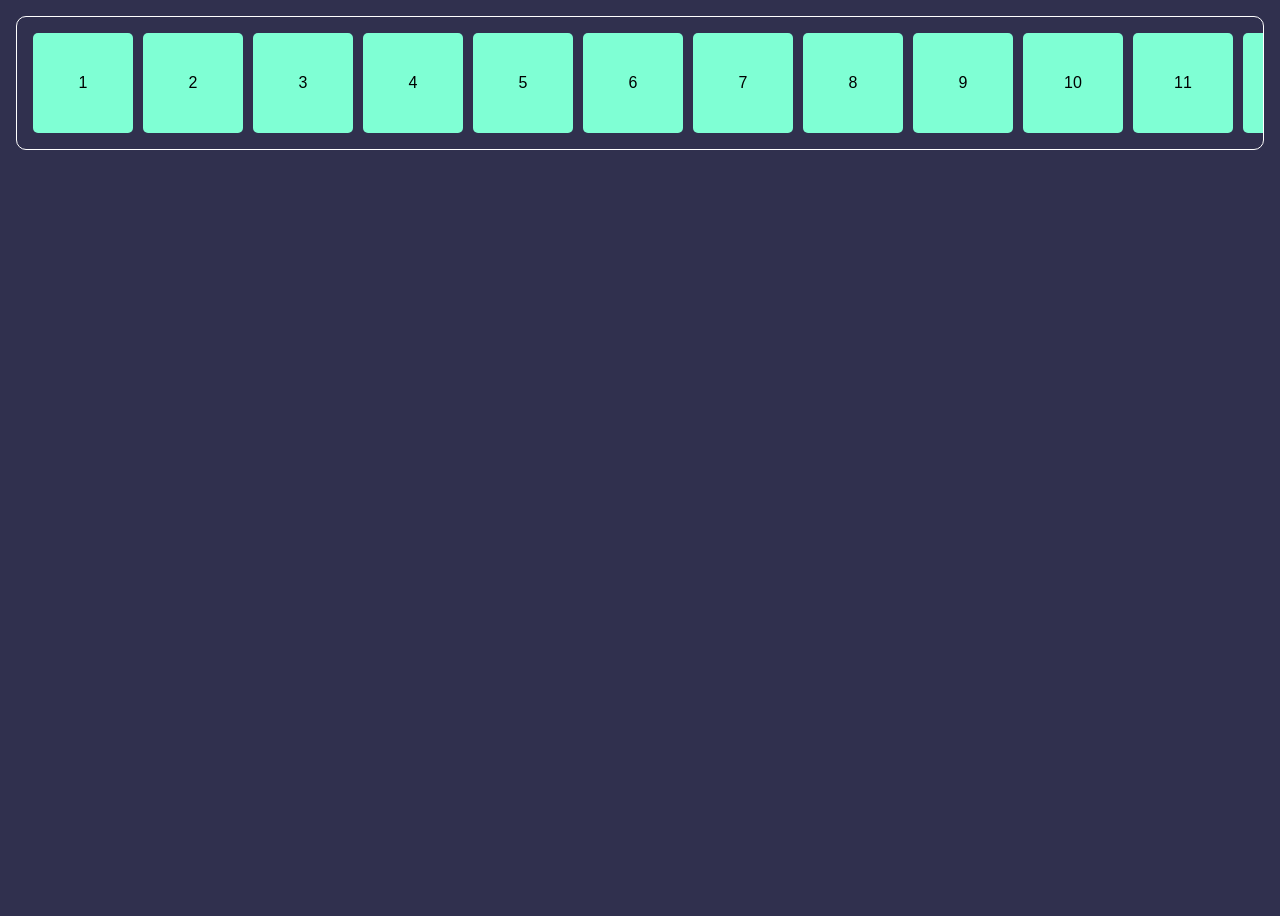
<file: GridPage/index.html>
<html lang="en">
  <head>
    <meta charset="UTF-8" />
    <meta name="viewport" content="width=device-width, initial-scale=1.0" />
    <title>Grid Intro</title>
    <link rel="stylesheet" href="style.css" />
  </head>
  <body>
    <div id="grid-container">
      <div class="grid-items">1</div>
      <div class="grid-items">2</div>
      <div class="grid-items">3</div>
      <div class="grid-items">4</div>
      <div class="grid-items">5</div>
      <div class="grid-items">6</div>
      <div class="grid-items">7</div>
      <div class="grid-items">8</div>
      <div class="grid-items">9</div>
      <div class="grid-items">10</div>
      <div class="grid-items">11</div>
      <div class="grid-items">12</div>
    </div>
  </body>
</html>
</file>
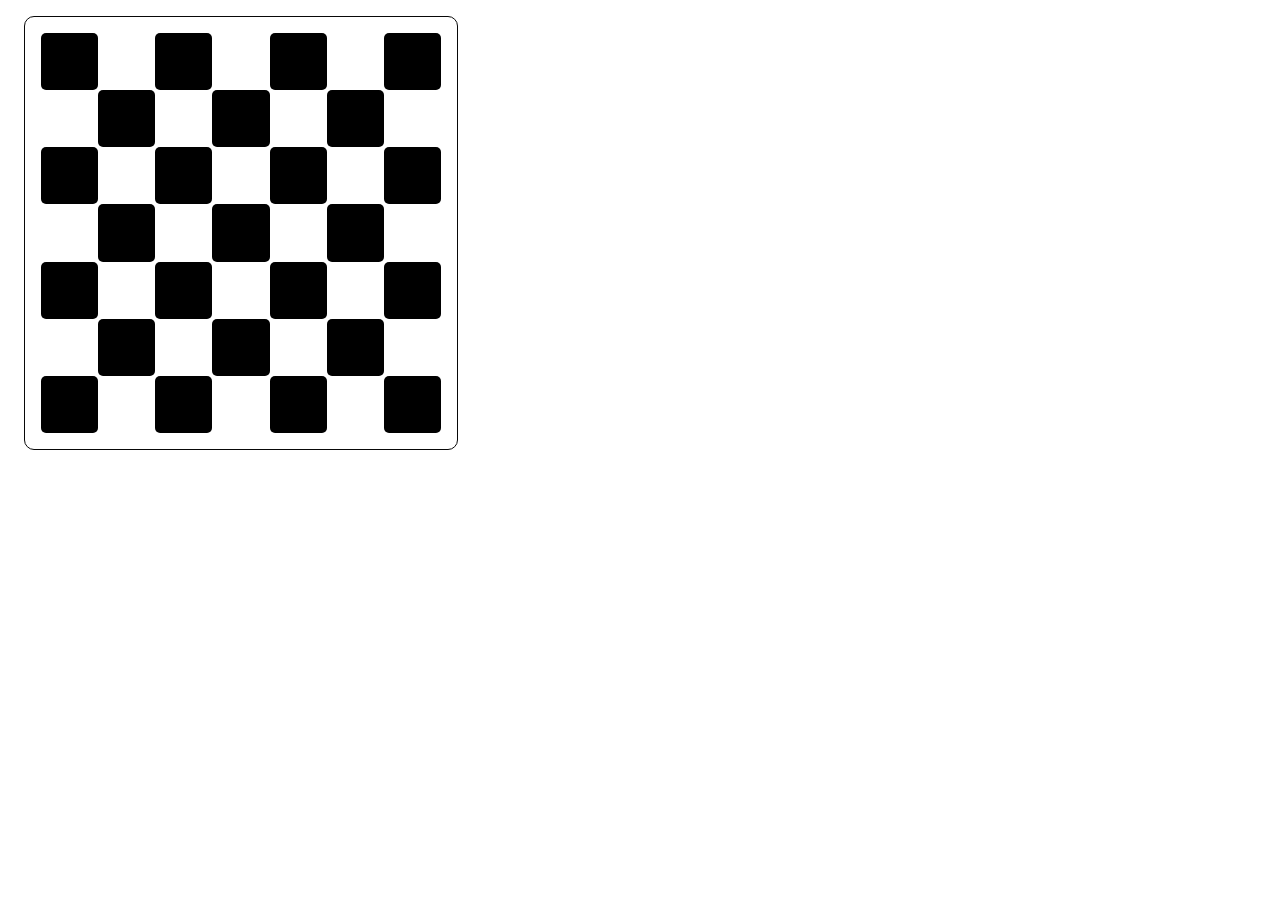
<file: GridPage/chess/index.html>
<html lang="en">
  <head>
    <meta charset="UTF-8" />
    <meta name="viewport" content="width=device-width, initial-scale=1.0" />
    <title>Grid Intro</title>
    <link rel="stylesheet" href="style.css" />
  </head>
  <body>
    <div id="grid-container">
      <div class="grid-items"></div>
      <div class="grid-items"></div>
      <div class="grid-items"></div>
      <div class="grid-items"></div>
      <div class="grid-items"></div>
      <div class="grid-items"></div>
      <div class="grid-items"></div>
      <div class="grid-items"></div>
      <div class="grid-items"></div>
      <div class="grid-items"></div>
      <div class="grid-items"></div>
      <div class="grid-items"></div>
      <div class="grid-items"></div>
      <div class="grid-items"></div>
      <div class="grid-items"></div>
      <div class="grid-items"></div>
      <div class="grid-items"></div>
      <div class="grid-items"></div>
      <div class="grid-items"></div>
      <div class="grid-items"></div>
      <div class="grid-items"></div>
      <div class="grid-items"></div>
      <div class="grid-items"></div>
      <div class="grid-items"></div>
      <div class="grid-items"></div>
      <div class="grid-items"></div>
      <div class="grid-items"></div>
      <div class="grid-items"></div>
      <div class="grid-items"></div>
      <div class="grid-items"></div>
      <div class="grid-items"></div>
      <div class="grid-items"></div>
      <div class="grid-items"></div>
      <div class="grid-items"></div>
      <div class="grid-items"></div>
      <div class="grid-items"></div>
      <div class="grid-items"></div>
      <div class="grid-items"></div>
      <div class="grid-items"></div>
      <div class="grid-items"></div>
      <div class="grid-items"></div>
      <div class="grid-items"></div>
      <div class="grid-items"></div>
      <div class="grid-items"></div>
      <div class="grid-items"></div>
      <div class="grid-items"></div>
      <div class="grid-items"></div>
      <div class="grid-items"></div>
      <div class="grid-items"></div>
      <div class="grid-items"></div>
      <div class="grid-items"></div>
      <div class="grid-items"></div>
      <div class="grid-items"></div>
      <div class="grid-items"></div>
      <div class="grid-items"></div>
    </div>
  </body>
</html>
</file>
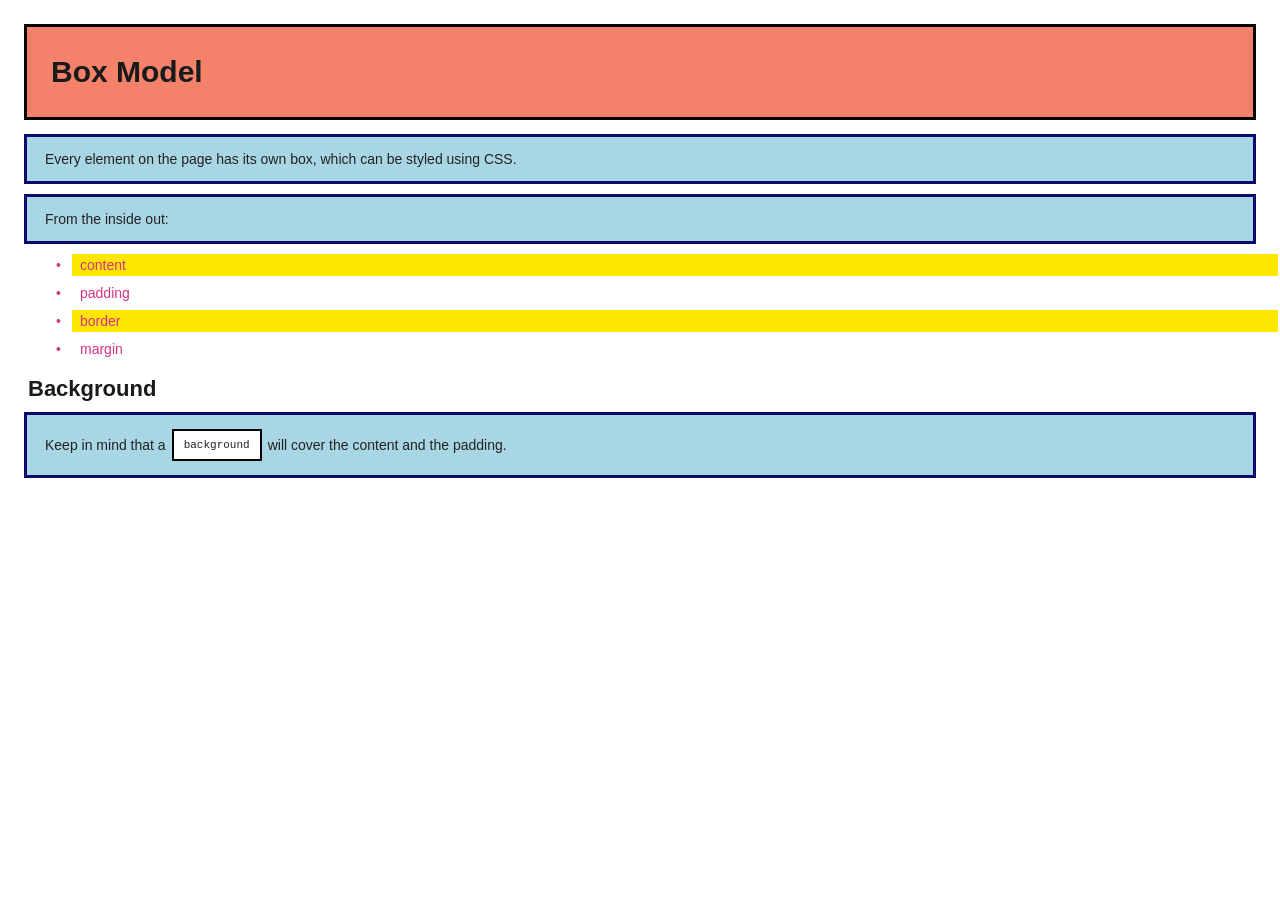
<file: CSS/boxmodel.html>
<!DOCTYPE html>
<html lang="en">
<head>
<meta charset="UTF-8">
<title>Box Model</title>
<style>
  * { box-sizing: border-box; }

  html, body {
    width: 100%;
    height: 100%;
  }

  body {
    background: #fff;
    margin: 0;
    padding: 24px;
    font-family: 'Segoe UI', Arial, sans-serif;
  }

  .card {
    width: 100%;
    background: #fff;
    position: relative;
    padding: 0;
  }

  .hero {
    background: #f4816a;
    border: 3px solid #000;
    padding: 28px 24px;
    margin-bottom: 14px;
  }

  .hero h1 {
    margin: 0;
    font-size: 30px;
    font-weight: 800;
    color: #1a1a1a;
  }

  .row {
    background: #a9d6e5;
    border: 3px solid #0b0b6b;
    padding: 14px 18px;
    margin-bottom: 10px;
    font-size: 14px;
    color: #222;
  }

  .bullets {
    list-style: none;
    margin: 0 0 16px 0;
    padding: 0 0 0 18px;
  }

  .bullets li {
    position: relative;
    padding: 3px 8px;
    margin-left: 30px;
    margin-bottom: 6px;
    font-size: 14px;
    color: #d63384;
    width: fit-content;
  }

  .bullets li::before {
    content: "•";
    position: absolute;
    left: -16px;
    color: #d63384;
  }

  .bullets li.highlight {
   /* background: #ffe600; */
    width: calc(100% - 8px);
  }

  .section-title {
    font-size: 22px;
    font-weight: 800;
    color: #1a1a1a;
    margin: 0 0 10px 4px;
  }

  .bg-row {
    display: flex;
    align-items: center;
    gap: 0;
  }

  .bg-tag {
    background: #fff;
    border: 2px solid #000;
    font-size: 11px;
    font-family: 'Courier New', monospace;
    padding: 8px 10px;
    margin: 0 6px;
    white-space: nowrap;
  }
  ul li:nth-child(odd) {
    background-color: #ffe600;
  }
</style>
</head>
<body>

<div class="card">
  <div class="hero">
    <h1>Box Model</h1>
  </div>

  <div class="row">Every element on the page has its own box, which can be styled using CSS.</div>

  <div class="row">From the inside out:</div>

  <ul class="bullets">
    <li class="highlight">content</li>
    <li>padding</li>
    <li class="highlight">border</li>
    <li>margin</li>
  </ul>

  <div class="section-title">Background</div>

  <div class="row bg-row">
    <span>Keep in mind that a</span>
    <span class="bg-tag">background</span>
    <span>will cover the content and the padding.</span>
  </div>
</div>

</body>
</html>
</file>
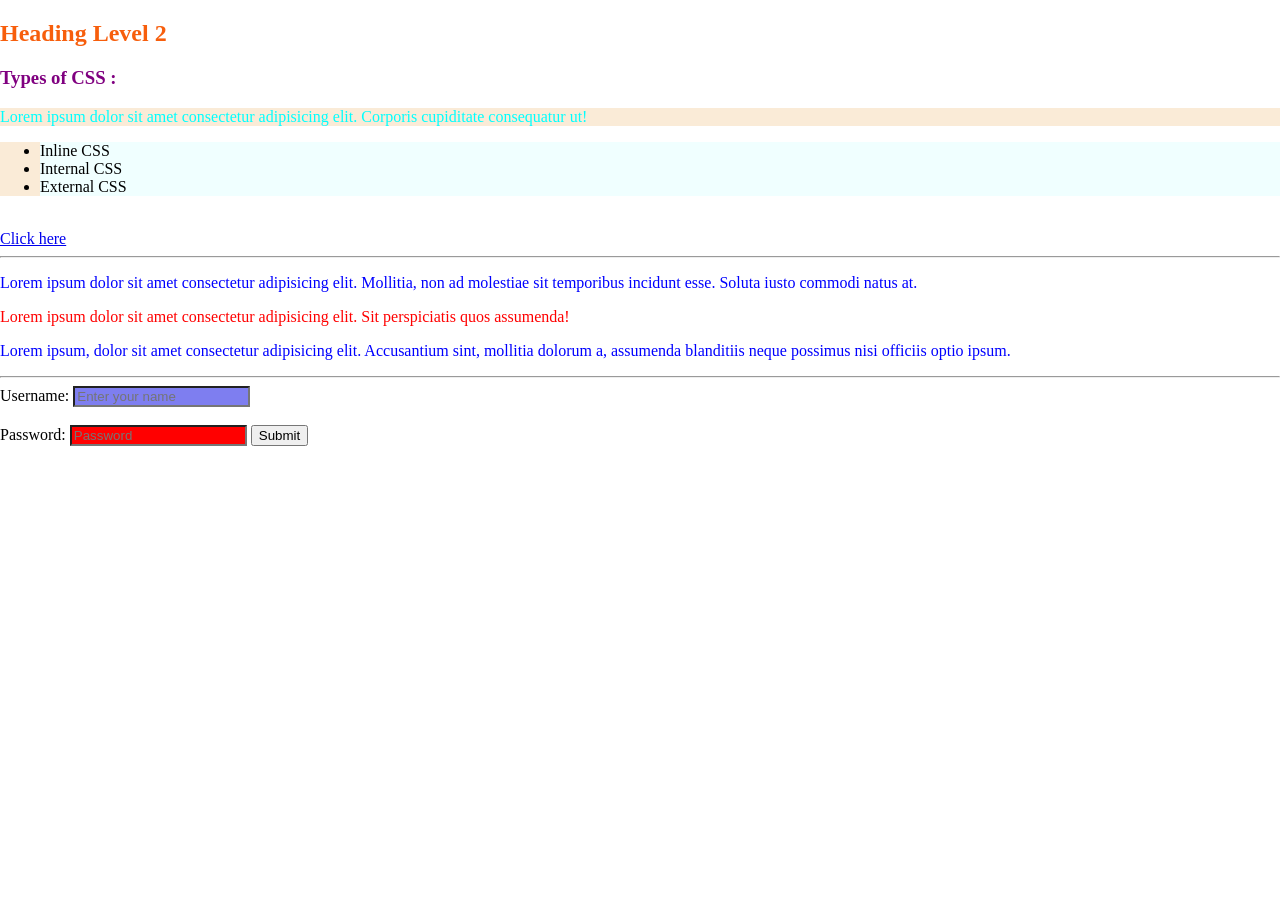
<file: CSS/css.html>
<!doctype html>
<html lang="en">
  <head>
    <meta charset="UTF-8" />
    <meta name="viewport" content="width=device-width, initial-scale=1.0" />
    <title>Introduction to CSS</title>

    <link rel="stylesheet" href="style.css" />

    <style>
      #heading {
        color: blueviolet;
        background-color: antiquewhite;
      }

      .formatting {
        background-color: antiquewhite;
        font-family: cursive;
        color: aqua;
      }

      ul li {
        color: black;
        background-color: azure;
      }

      section > p {
        color: red;
      }

      div > p {
        color: blue;
      }

      input[placeholder] {
        background-color: rgb(126, 126, 240);
      }

      input[type="password"][placeholder] {
        background-color: red;
      }

      h2[class] {
        color: rgb(247, 94, 12);
      }
    </style>
  </head>

  <body>
    <h2 class="">Heading Level 2</h2>

    <h3 style="color: purple;">Types of CSS :</h3>

    <p class="formatting">
      Lorem ipsum dolor sit amet consectetur adipisicing elit. Corporis
      cupiditate consequatur ut!
    </p>

    <ul class="formatting">
      <li>Inline CSS</li>

      <li>Internal CSS</li>

      <li>External CSS</li>
    </ul>

    <br />

    <a href="#" id="link">Click here</a>

    <hr />

    <section>
      <div>
        <p>
          Lorem ipsum dolor sit amet consectetur adipisicing elit. Mollitia, non
          ad molestiae sit temporibus incidunt esse. Soluta iusto commodi natus
          at.
        </p>
      </div>

      <p>
        Lorem ipsum dolor sit amet consectetur adipisicing elit. Sit
        perspiciatis quos assumenda!
      </p>

      <div>
        <p>
          Lorem ipsum, dolor sit amet consectetur adipisicing elit. Accusantium
          sint, mollitia dolorum a, assumenda blanditiis neque possimus nisi
          officiis optio ipsum.
        </p>
      </div>
    </section>

    <hr />

    <form action="">
      <label for="name">Username:</label>
      <input type="text" id="name" placeholder="Enter your name" />

      <br /><br />

      <label for="password">Password:</label>
      <input type="password" id="password" placeholder="Password" />

      <input type="submit" value="Submit" />
    </form>
  </body>
</html>
</file>
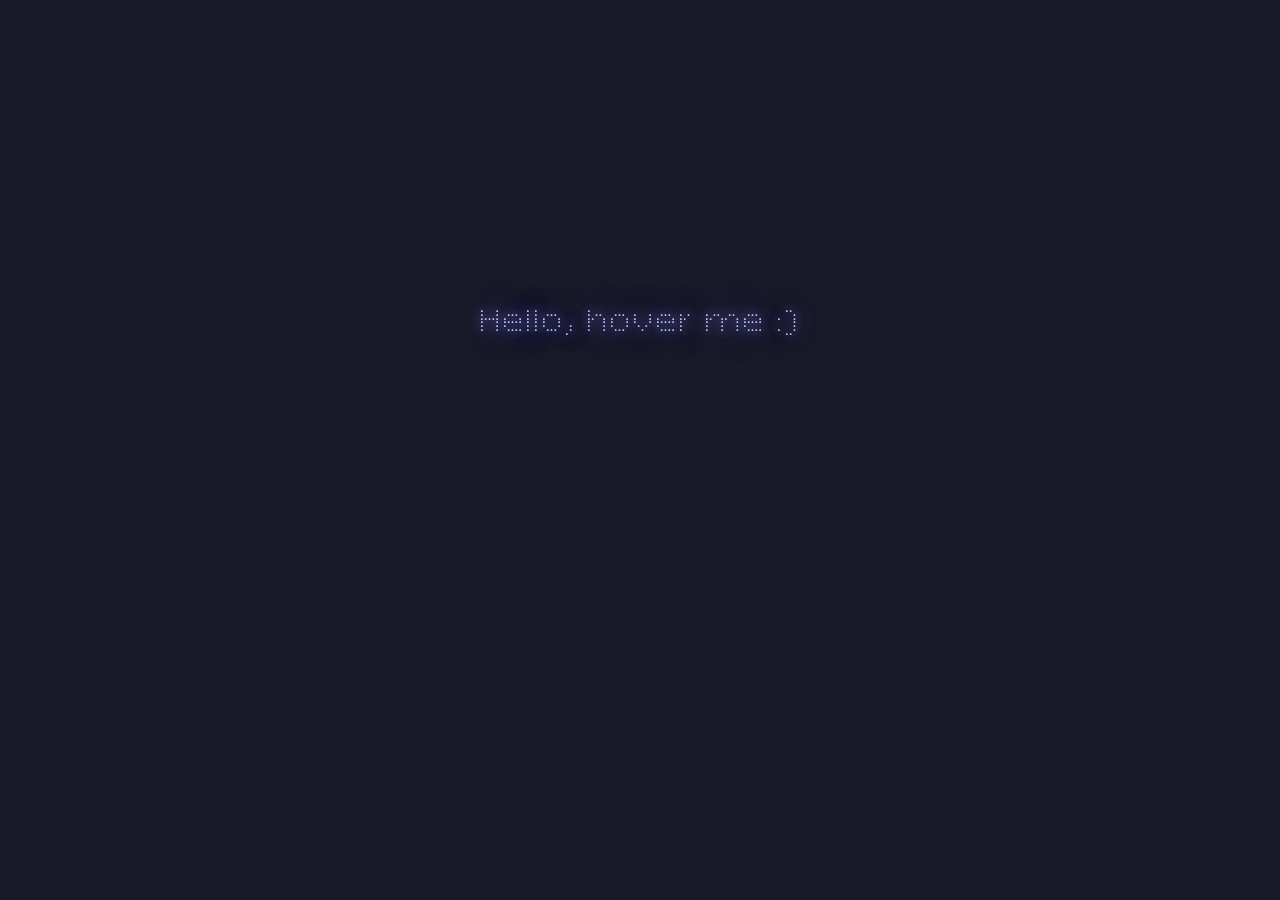
<file: CSS/fonts.html>
<!DOCTYPE html>
<html lang="en">

<head>
    <meta charset="UTF-8">
    <meta name="viewport" content="width=device-width, initial-scale=1.0">
    <title>Document</title>

    <style>
        @import url('https://fonts.googleapis.com/css2?family=Bitcount+Prop+Single:wght@100..900&display=swap');

        body {
            font-family: "Bitcount Prop Single", system-ui;
            font-optical-sizing: auto;
            background-color: rgb(25, 25, 40);
            color: rgb(184, 184, 241);
            height: 70vh;
            display: flex;
            justify-content: center;      
            align-items: center;
        }
        h1{
            font-weight: 200;
            font-size: 38px;
            text-align: center;
            text-shadow: 0 0 10px rgb(126, 126, 240), 0 0 20px rgb(126, 126, 240), 0 0 40px rgb(126, 126, 240);
            transition: all 0.3s ease-in-out;
            cursor: pointer;
        }
        h1:hover{
            transform: scale(1.2);
        }
    </style>
</head>

<body>
    <h1>Hello, hover me  :)</h1>
</body>

</html>
</file>
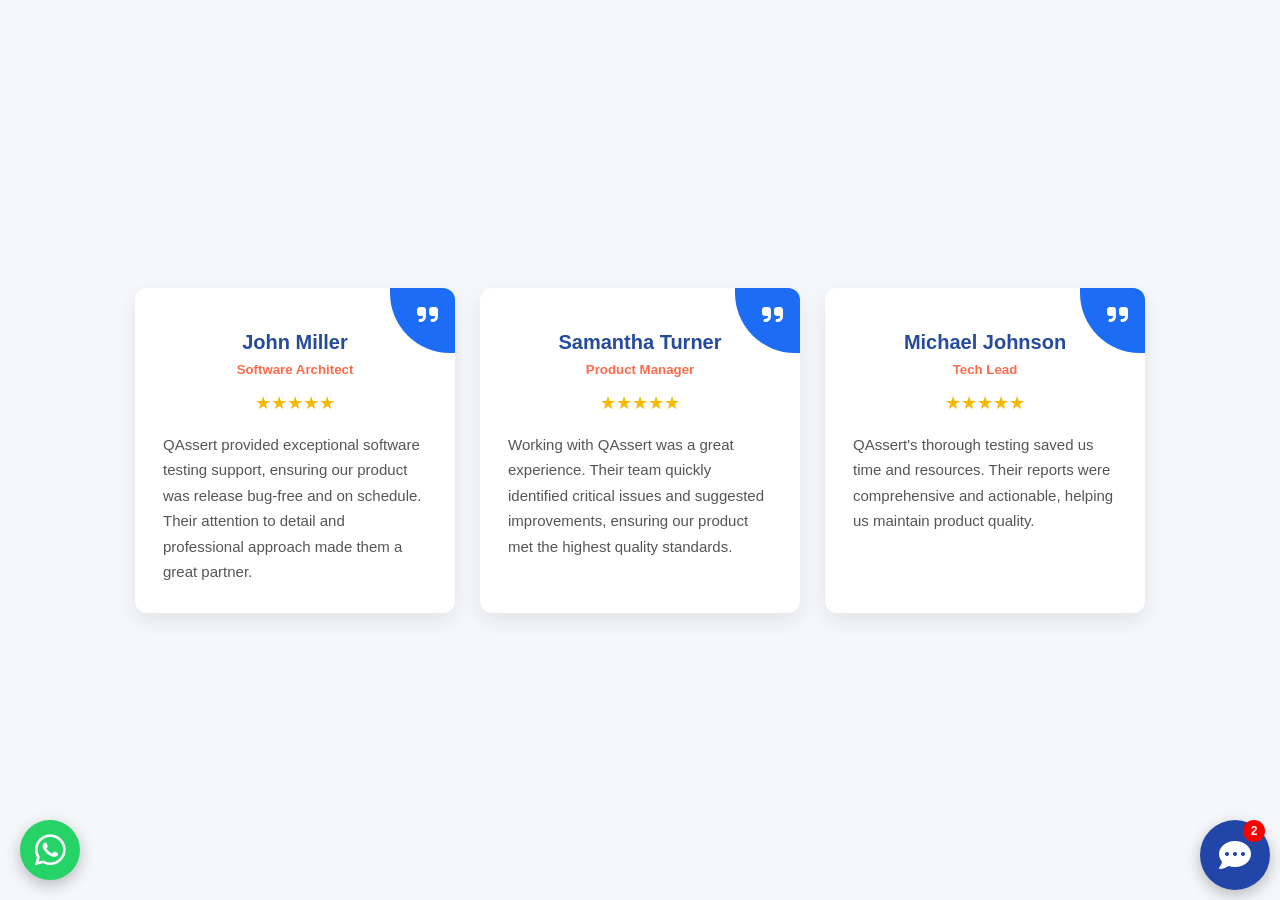
<file: Unit/clientcard.html>
<!doctype html>
<html lang="en">
  <head>
    <meta charset="UTF-8" />
    <meta name="viewport" content="width=device-width, initial-scale=1.0" />
    <title>Client Cards</title>
    <link rel="stylesheet" href="clientcard.css" />
    <link
      rel="stylesheet"
      href="https://cdnjs.cloudflare.com/ajax/libs/font-awesome/6.5.2/css/all.min.css"
    />
  </head>
  <body>
    <div id="card-container">
      <div class="card">
        <div class="quote-box">
          <i class="fa-solid fa-quote-right"></i>
        </div>

        <h3>John Miller</h3>
        <h5>Software Architect</h5>

        <div class="stars">★★★★★</div>

        <p>
          QAssert provided exceptional software testing support, ensuring our
          product was release bug-free and on schedule. Their attention to
          detail and professional approach made them a great partner.
        </p>
      </div>

      <div class="card">
        <div class="quote-box">
          <i class="fa-solid fa-quote-right"></i>
        </div>

        <h3>Samantha Turner</h3>
        <h5>Product Manager</h5>

        <div class="stars">★★★★★</div>

        <p>
          Working with QAssert was a great experience. Their team quickly
          identified critical issues and suggested improvements, ensuring our
          product met the highest quality standards.
        </p>
      </div>

      <div class="card">
        <div class="quote-box">
          <i class="fa-solid fa-quote-right"></i>
        </div>

        <h3>Michael Johnson</h3>
        <h5>Tech Lead</h5>

        <div class="stars">★★★★★</div>

        <p>
          QAssert's thorough testing saved us time and resources. Their reports
          were comprehensive and actionable, helping us maintain product
          quality.
        </p>
      </div>
    </div>

    <a href="https://wa.me/919876543210" class="whatsapp-btn" target="_blank">
      <i class="fa-brands fa-whatsapp"></i>
    </a>

    <div class="chat-widget">
      <div class="chat-icon">
        <i class="fa-solid fa-comment-dots"></i>
        <span class="notification"></span>
      </div>
    </div>
  </body>
</file>
<file: GridPage/style.css>
* {
  margin: 0;
  padding: 0;
  box-sizing: border-box;
  font-family: gilroy, sans-serif;
}

html,
body {
  height: 100vh;
  width: 100vw;
  background-color: rgb(48, 48, 78);
}

.grid-items {
  background-color: aquamarine;
  border-radius: 5px;
  height: 100px;
  width: 100px;
  display: flex;
  align-items: center;
  justify-content: center;
}

#grid-container {
  border: 1px solid white;
  border-radius: 10px;
  margin: 1rem;
  display: grid;
  padding: 1rem;
  gap: 1rem;
  grid-auto-rows: 100px;
  grid-auto-flow: column;
  grid-auto-columns: 100px;
  column-gap: 10px;
  row-gap: 10px;
  align-items: center;
  justify-items: center;
  place-items: center center;
  overflow-x: scroll;
}
</file>
<file: GridPage/chess/style.css>
.grid-items {
  border-radius:5px;
  height: 100%;
  width: 100%;
  display: flex;
  align-items: center;
  justify-content: center;
}

/* .grid-items:nth-child(1),
.grid-items:nth-child(3),
.grid-items:nth-child(6),
.grid-items:nth-child(8),
.grid-items:nth-child(9),
.grid-items:nth-child(11),
.grid-items:nth-child(14),
.grid-items:nth-child(16) {
    background: black;
} */

.grid-items:nth-child(odd){
    background-color: black;
}

#grid-container {
  border: 1px solid rgb(8, 8, 8);
  width: 400px;
  height: 400px;
  border-radius: 10px;
  margin: 1rem;
  display: grid;
  padding: 1rem;
  grid-template-columns: repeat(7, 1fr);
  grid-template-rows: repeat(7, 1fr);
  align-items: center;
  justify-items: center;
}
</file>
<file: CSS/style.css>
body{
    margin: 0;
    padding: 0;
}
</file>
<file: Unit/clientcard.css>
* {
  margin: 0;
  padding: 0;
  box-sizing: border-box;
  font-family: Arial, Helvetica, sans-serif;
}

body {
  background: #f5f7fb;
  display: flex;
  justify-content: center;
  align-items: center;
  min-height: 100vh;
  padding: 40px;
}

#card-container {
  display: flex;
  gap: 25px;
  flex-wrap: wrap;
  justify-content: center;
}

.card {
  width: 320px;
  background: #fff;
  border-radius: 12px;
  padding: 28px;
  position: relative;
  box-shadow: 0 8px 20px rgba(0, 0, 0, 0.08);
  transition: 0.3s;
}

.quote-box {
  position: absolute;
  top: 0;
  right: 0;
  width: 65px;
  height: 65px;
  background: #1d6cf5;
  border-bottom-left-radius: 60px;
  border-top-right-radius: 12px;
  display: flex;
  justify-content: center;
  align-items: center;
}

.quote-box i {
  color: white;
  font-size: 24px;
  margin-left: 10px;
  margin-bottom: 10px;
}

.card h3 {
  color: #244b9c;
  font-size: 20px;
  text-align: center;
  margin-top: 15px;
}

.card h5 {
  color: #ff6b4a;
  text-align: center;
  margin: 8px 0 15px;
  font-weight: 600;
}

.stars {
  color: #f6b800;
  text-align: center;
  font-size: 18px;
  margin-bottom: 18px;
}

.card p {
  color: #555;
  font-size: 15px;
  line-height: 1.7;
  text-align: left;
}

.whatsapp-btn {
  position: fixed;
  left: 20px;
  bottom: 20px;

  width: 60px;
  height: 60px;

  background-color: #25d366;
  color: white;

  border-radius: 50%;

  display: flex;
  justify-content: center;
  align-items: center;

  text-decoration: none;
  font-size: 35px;

  box-shadow: 0 5px 15px rgba(0, 0, 0, 0.25);
}

.chat-widget {
  position: absolute;
  bottom: 10px;
  right: 10px;
}

.chat-icon {
  width: 70px;
  height: 70px;

  border-radius: 50%;
  background: #2146a8;

  display: flex;
  justify-content: center;
  align-items: center;

  position: relative;
  cursor: pointer;
  box-shadow: 0 5px 15px rgba(0, 0, 0, 0.25);
}

.chat-icon i {
  color: white;
  font-size: 32px;
}

.notification {
  position: absolute;
  top: 0px;
  right: 5px;

  width: 22px;
  height: 22px;

  border-radius: 50%;
  background-color: red;
  color: white;

  display: flex;
  justify-content: center;
  align-items: center;

  font-size: 12px;
  font-weight: bold;

}

.notification::after {
  content: "2";
}
</file>
